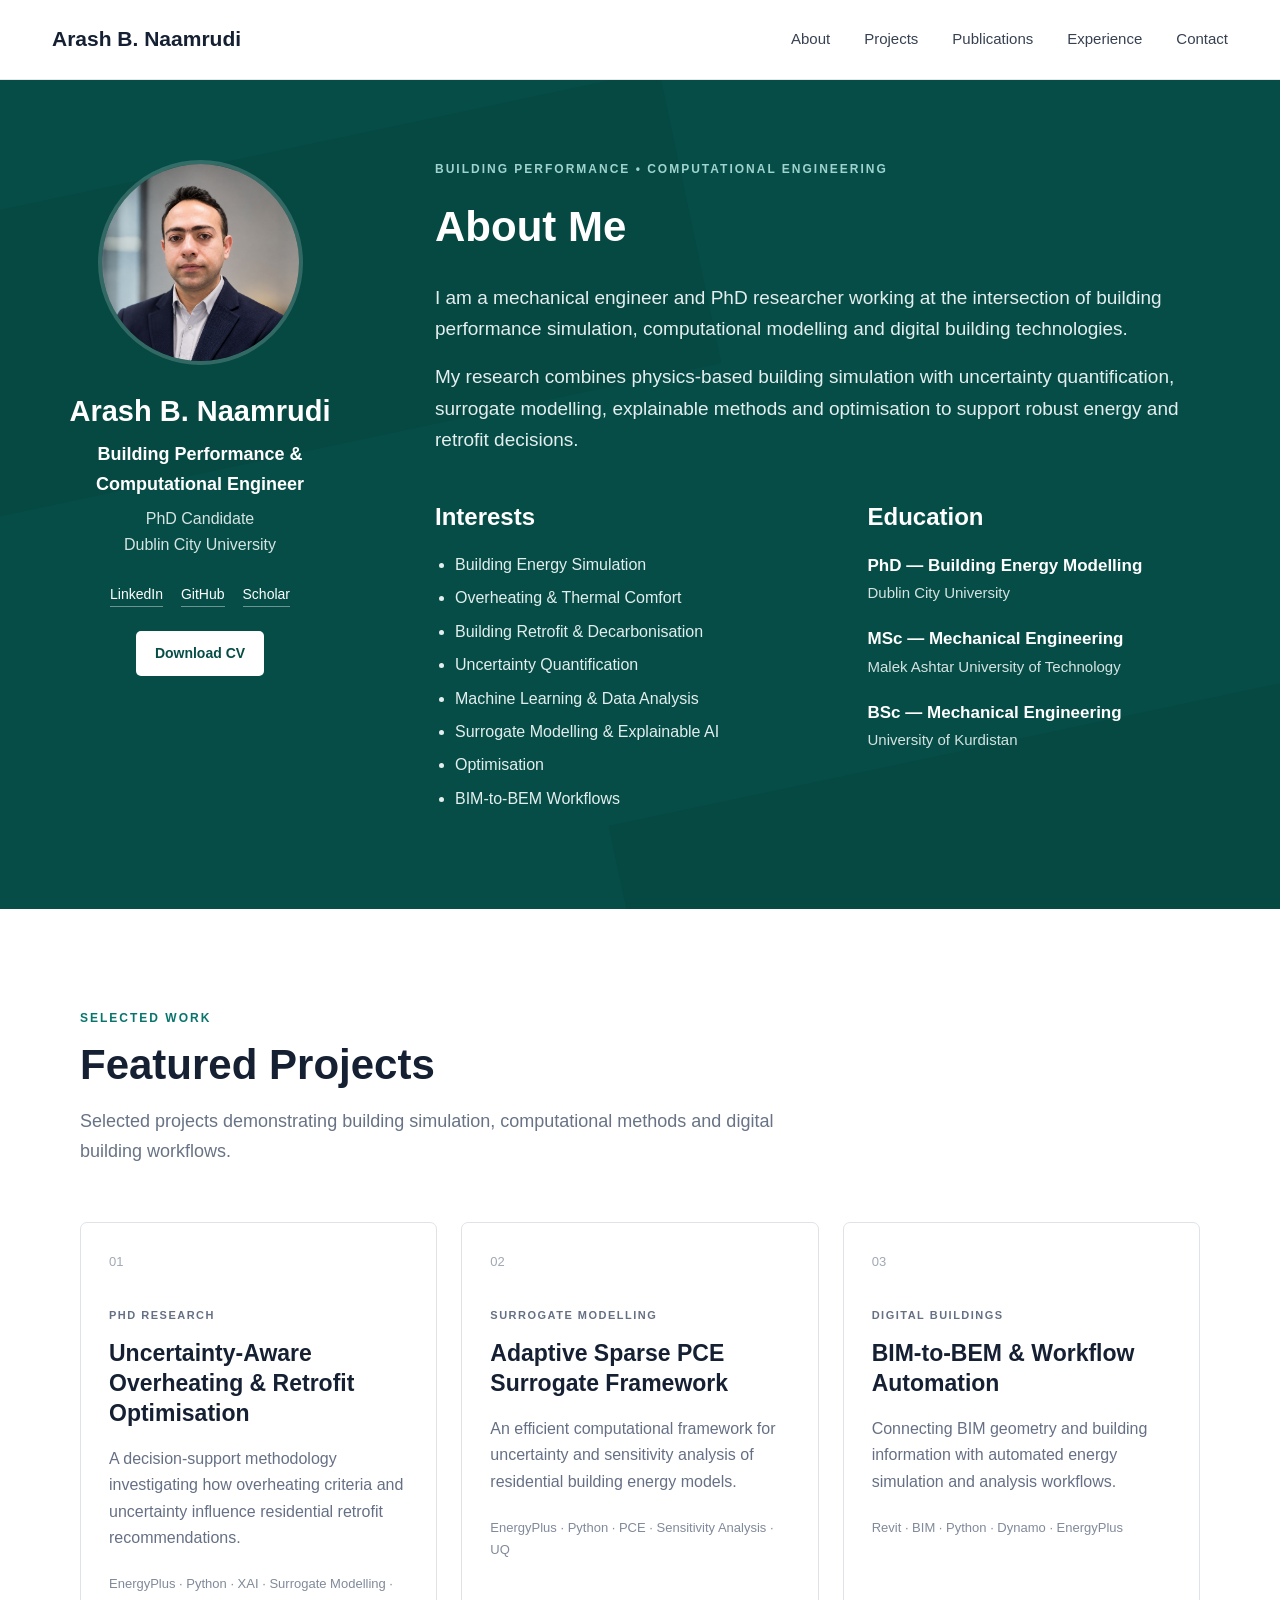
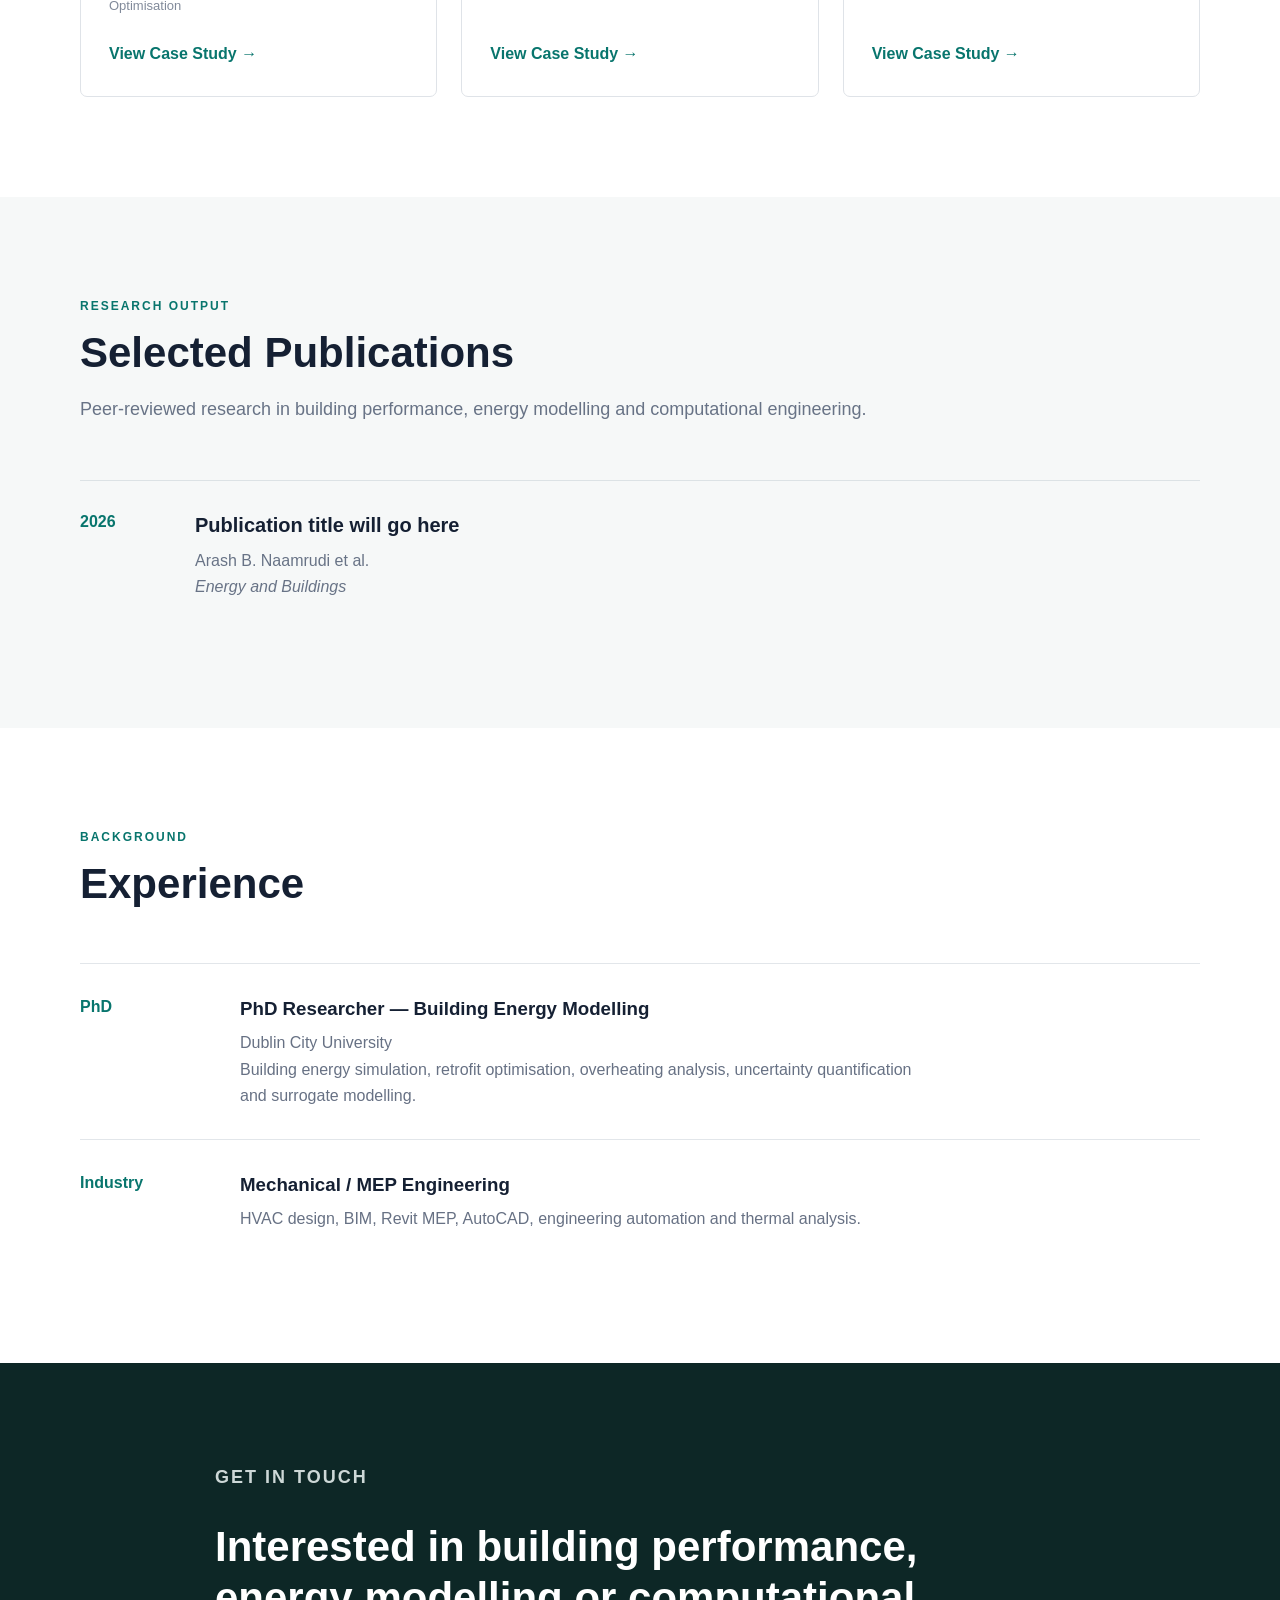
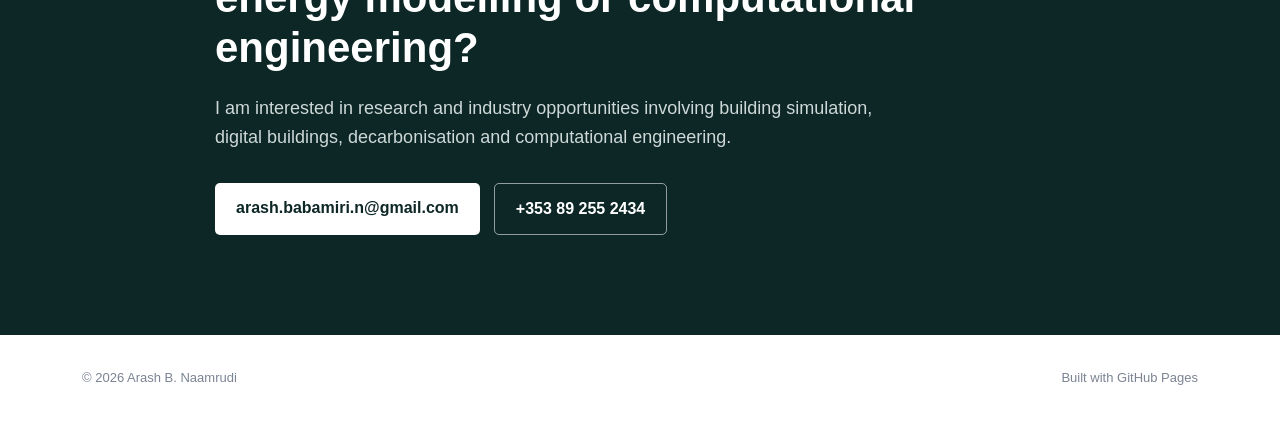
<file: index.html>
<!DOCTYPE html>
<html lang="en">

<head>
    <meta charset="UTF-8">
    <meta name="viewport" content="width=device-width, initial-scale=1.0">

    <title>Arash B. Naamrudi | Building Performance & Computational Engineering</title>

    <link rel="stylesheet" href="style.css">
</head>

<body>

<!-- NAVIGATION -->
<nav class="navbar" aria-label="Main navigation">
    <div class="nav-container">

        <a href="index.html" class="logo">Arash B. Naamrudi</a>

        <button class="nav-toggle" type="button" aria-expanded="false" aria-controls="primary-navigation">Menu</button>
<div class="nav-links" id="primary-navigation">
            <a href="about.html">About</a>
            <a href="projects.html">Projects</a>
            <a href="publications.html">Publications</a>
            <a href="experience.html">Experience</a>
            <a href="#contact">Contact</a>
        </div>

    </div>
</nav>


<!-- INTRO / ABOUT -->
<section id="home" class="intro-section">

    <div class="background-shape shape-one"></div>
    <div class="background-shape shape-two"></div>

    <div class="intro-container">

        <!-- LEFT PROFILE -->
        <aside class="profile">

            <div class="profile-photo">
                <img src="profile.jpg"
                     alt="Arash B. Naamrudi">
            </div>

            <h1>Arash B. Naamrudi</h1>

            <p class="job-title">
                Building Performance & Computational Engineer
            </p>

            <p class="position">
                PhD Candidate
            </p>

            <p class="institution">
                Dublin City University
            </p>


            <div class="profile-links">
                <a href="https://www.linkedin.com/in/arash-babamiri-051700bb/" target="_blank" rel="noopener">LinkedIn</a>
                <a href="https://github.com/Arash-B-Naamrudi" target="_blank" rel="noopener">GitHub</a>
                <a href="https://scholar.google.com/citations?user=JPeU2toAAAAJ&amp;hl=en" target="_blank" rel="noopener">Scholar</a>
            </div>


            <a href="My_CV.pdf" class="cv-button" target="_blank" rel="noopener">
                Download CV
            </a>

        </aside>


        <!-- RIGHT CONTENT -->
        <main id="about" class="about-content">

            <p class="small-heading">
                BUILDING PERFORMANCE • COMPUTATIONAL ENGINEERING
            </p>

            <h2>About Me</h2>

            <p class="about-description">
                I am a mechanical engineer and PhD researcher working at the
                intersection of building performance simulation, computational
                modelling and digital building technologies.
            </p>

            <p class="about-description">
                My research combines physics-based building simulation with
                uncertainty quantification, surrogate modelling, explainable
                methods and optimisation to support robust energy and retrofit
                decisions.
            </p>


            <div class="about-details">

                <div class="detail-block">

                    <h3>Interests</h3>

                    <ul>
                        <li>Building Energy Simulation</li>
                        <li>Overheating & Thermal Comfort</li>
                        <li>Building Retrofit & Decarbonisation</li>
                        <li>Uncertainty Quantification</li>
                        <li>Machine Learning & Data Analysis</li>
                        <li>Surrogate Modelling & Explainable AI </li>
                        <li>Optimisation</li>
                        <li>BIM-to-BEM Workflows</li>
                    </ul>

                </div>


                <div class="detail-block">

                    <h3>Education</h3>

                    <div class="education-item">

                        <strong>
                            PhD — Building Energy Modelling
                        </strong>

                        <span>
                            Dublin City University
                        </span>

                    </div>


                    <div class="education-item">

                        <strong>
                            MSc — Mechanical Engineering
                        </strong>
                        <span>
                            Malek Ashtar University of Technology
                        </span>

                    </div>


                    <div class="education-item">

                        <strong>
                            BSc — Mechanical Engineering
                        </strong>
                        <span>
                            University of Kurdistan
                        </span>

                    </div>

                </div>

            </div>

        </main>

    </div>

</section>



<!-- FEATURED PROJECTS -->
<section id="projects" class="content-section">

    <div class="section-header">

        <p>SELECTED WORK</p>

        <h2>Featured Projects</h2>

        <span>
            Selected projects demonstrating building simulation,
            computational methods and digital building workflows.
        </span>

    </div>


    <div class="projects-grid">

        <!-- PROJECT 1 -->
        <article class="project-card">

            <div class="project-number">01</div>

            <p class="project-category">
                PHD RESEARCH
            </p>

            <h3>
                Uncertainty-Aware Overheating &
                Retrofit Optimisation
            </h3>

            <p>
                A decision-support methodology investigating how
                overheating criteria and uncertainty influence
                residential retrofit recommendations.
            </p>

            <div class="project-skills">
                EnergyPlus · Python · XAI ·
                Surrogate Modelling · Optimisation
            </div>

            <a href="#">
                View Case Study →
            </a>

        </article>


        <!-- PROJECT 2 -->
        <article class="project-card">

            <div class="project-number">02</div>

            <p class="project-category">
                SURROGATE MODELLING
            </p>

            <h3>
                Adaptive Sparse PCE
                Surrogate Framework
            </h3>

            <p>
                An efficient computational framework for uncertainty
                and sensitivity analysis of residential building
                energy models.
            </p>

            <div class="project-skills">
                EnergyPlus · Python · PCE ·
                Sensitivity Analysis · UQ
            </div>

            <a href="#">
                View Case Study →
            </a>

        </article>


        <!-- PROJECT 3 -->
        <article class="project-card">

            <div class="project-number">03</div>

            <p class="project-category">
                DIGITAL BUILDINGS
            </p>

            <h3>
                BIM-to-BEM &
                Workflow Automation
            </h3>

            <p>
                Connecting BIM geometry and building information
                with automated energy simulation and analysis
                workflows.
            </p>

            <div class="project-skills">
                Revit · BIM · Python ·
                Dynamo · EnergyPlus
            </div>

            <a href="#">
                View Case Study →
            </a>

        </article>

    </div>

</section>



<!-- PUBLICATIONS -->
<section id="publications" class="content-section grey-section">

    <div class="section-header">

        <p>RESEARCH OUTPUT</p>

        <h2>Selected Publications</h2>

        <span>
            Peer-reviewed research in building performance,
            energy modelling and computational engineering.
        </span>

    </div>


    <div class="publication">

        <span class="publication-year">
            2026
        </span>

        <div>

            <h3>
                Publication title will go here
            </h3>

            <p>
                Arash B. Naamrudi et al.
            </p>

            <p class="journal">
                Energy and Buildings
            </p>

        </div>

    </div>

</section>



<!-- EXPERIENCE -->
<section id="experience" class="content-section">

    <div class="section-header">

        <p>BACKGROUND</p>

        <h2>Experience</h2>

    </div>


    <div class="experience-item">

        <div class="experience-date">
            PhD
        </div>

        <div>

            <h3>
                PhD Researcher — Building Energy Modelling
            </h3>

            <p>
                Dublin City University
            </p>

            <p>
                Building energy simulation, retrofit optimisation,
                overheating analysis, uncertainty quantification
                and surrogate modelling.
            </p>

        </div>

    </div>


    <div class="experience-item">

        <div class="experience-date">
            Industry
        </div>

        <div>

            <h3>
                Mechanical / MEP Engineering
            </h3>

            <p>
                HVAC design, BIM, Revit MEP, AutoCAD,
                engineering automation and thermal analysis.
            </p>

        </div>

    </div>

</section>



<!-- CONTACT -->
<section id="contact" class="contact-section">

    <div>

        <p class="small-heading">
            GET IN TOUCH
        </p>

        <h2>
            Interested in building performance,
            energy modelling or computational engineering?
        </h2>

        <p>
            I am interested in research and industry opportunities
            involving building simulation, digital buildings,
            decarbonisation and computational engineering.
        </p>

        <div class="contact-details">
            <a href="mailto:arash.babamiri.n@gmail.com" class="contact-button">
                arash.babamiri.n@gmail.com
            </a>
            <a href="tel:+353892552434" class="contact-button contact-phone">
                +353 89 255 2434
            </a>
        </div>

    </div>

</section>



<footer>

    <p>
        © 2026 Arash B. Naamrudi
    </p>

    <p>
        Built with GitHub Pages
    </p>

</footer>


<script>
(() => {
    const nav = document.querySelector('.navbar');
    const button = nav.querySelector('.nav-toggle');
    const links = nav.querySelector('.nav-links');
    const mobile = window.matchMedia('(max-width: 900px)');
    const setOpen = (open) => {
        button.setAttribute('aria-expanded', String(open));
        button.textContent = open ? 'Close menu' : 'Menu';
        nav.classList.toggle('nav-open', open);
    };
    button.addEventListener('click', () => {
        setOpen(button.getAttribute('aria-expanded') !== 'true');
    });
    nav.addEventListener('keydown', (event) => {
        if (event.key === 'Escape' && button.getAttribute('aria-expanded') === 'true') {
            setOpen(false);
            button.focus();
        }
    });
    links.addEventListener('click', (event) => {
        if (event.target.closest('a')) setOpen(false);
    });
    document.addEventListener('click', (event) => {
        if (!nav.contains(event.target)) setOpen(false);
    });
    nav.addEventListener('focusout', (event) => {
        if (!nav.contains(event.relatedTarget)) setOpen(false);
    });
    mobile.addEventListener('change', () => {
        const active = document.activeElement;
        setOpen(false);
        if (mobile.matches && links.contains(active)) button.focus();
        else if (!mobile.matches && active === button) nav.querySelector('.logo').focus();
    });
    nav.classList.add('nav-enhanced');
})();
</script>
</body>
</html>
</file>
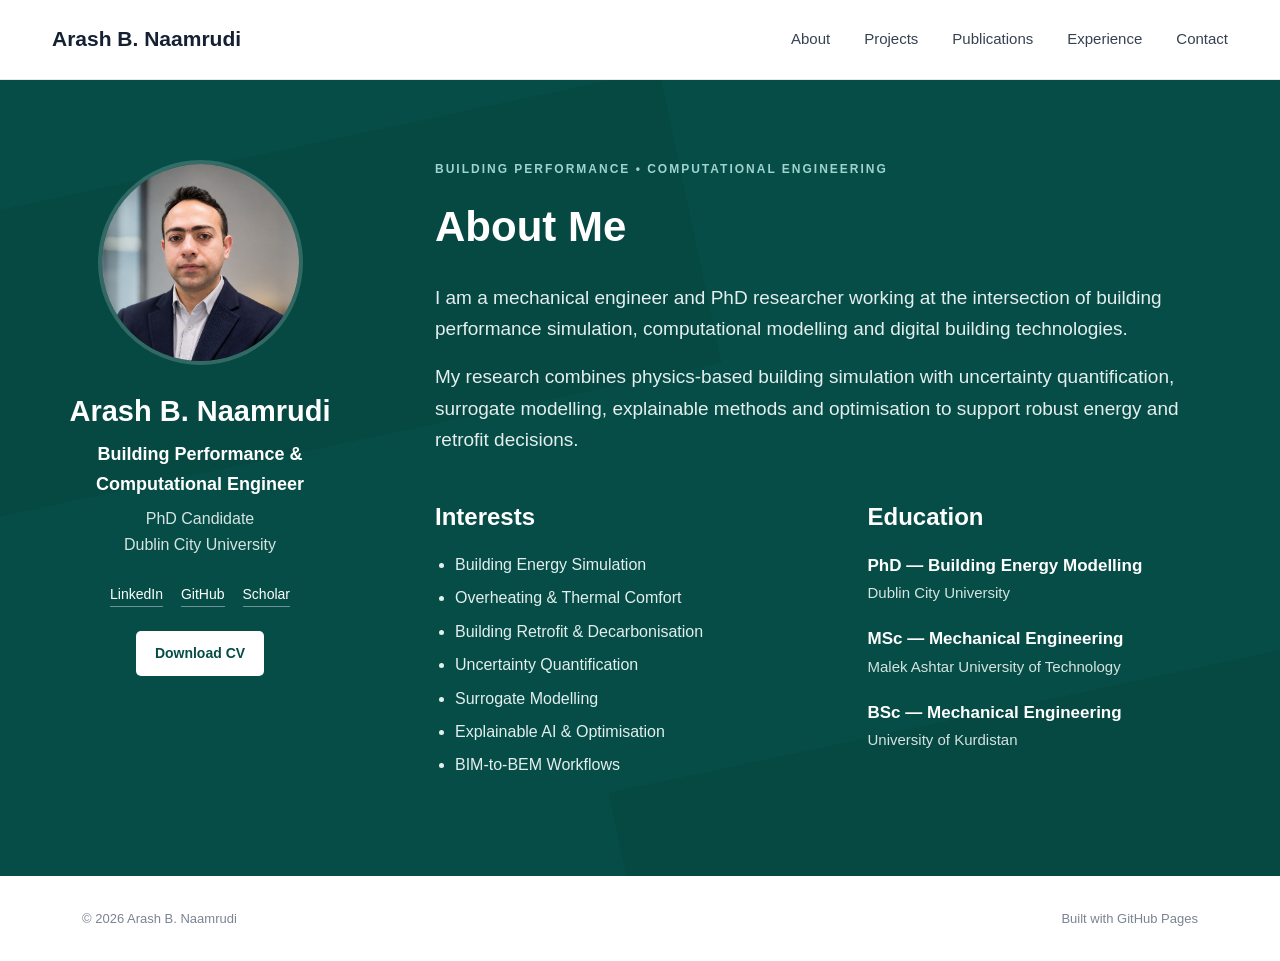
<file: about.html>
<!DOCTYPE html>
<html lang="en">
<head>
    <meta charset="UTF-8">
    <meta name="viewport" content="width=device-width, initial-scale=1.0">
    <title>About | Arash B. Naamrudi</title>
    <link rel="stylesheet" href="style.css">
</head>
<body>
<nav class="navbar" aria-label="Main navigation"><div class="nav-container"><a href="index.html" class="logo">Arash B. Naamrudi</a><button class="nav-toggle" type="button" aria-expanded="false" aria-controls="primary-navigation">Menu</button>
<div class="nav-links" id="primary-navigation"><a href="about.html">About</a><a href="projects.html">Projects</a><a href="publications.html">Publications</a><a href="experience.html">Experience</a><a href="index.html#contact">Contact</a></div></div></nav>
<section class="intro-section">
<div class="background-shape shape-one"></div><div class="background-shape shape-two"></div>
<div class="intro-container">
<aside class="profile">
<div class="profile-photo"><img src="profile.jpg" alt="Arash B. Naamrudi"></div>
<h1>Arash B. Naamrudi</h1>
<p class="job-title">Building Performance & Computational Engineer</p>
<p class="position">PhD Candidate</p><p class="institution">Dublin City University</p>
<div class="profile-links">
                <a href="https://www.linkedin.com/in/arash-babamiri-051700bb/" target="_blank" rel="noopener">LinkedIn</a>
                <a href="https://github.com/Arash-B-Naamrudi" target="_blank" rel="noopener">GitHub</a>
                <a href="https://scholar.google.com/citations?user=JPeU2toAAAAJ&amp;hl=en" target="_blank" rel="noopener">Scholar</a>
            </div>
<a href="My_CV.pdf" class="cv-button" target="_blank" rel="noopener">
                Download CV
            </a>
</aside>
<main class="about-content">
<p class="small-heading">BUILDING PERFORMANCE • COMPUTATIONAL ENGINEERING</p>
<h2>About Me</h2>
<p class="about-description">I am a mechanical engineer and PhD researcher working at the intersection of building performance simulation, computational modelling and digital building technologies.</p>
<p class="about-description">My research combines physics-based building simulation with uncertainty quantification, surrogate modelling, explainable methods and optimisation to support robust energy and retrofit decisions.</p>
<div class="about-details">
<div class="detail-block"><h3>Interests</h3><ul><li>Building Energy Simulation</li><li>Overheating & Thermal Comfort</li><li>Building Retrofit & Decarbonisation</li><li>Uncertainty Quantification</li><li>Surrogate Modelling</li><li>Explainable AI & Optimisation</li><li>BIM-to-BEM Workflows</li></ul></div>
<div class="detail-block"><h3>Education</h3>
<div class="education-item"><strong>PhD — Building Energy Modelling</strong><span>Dublin City University</span></div>
<div class="education-item"><strong>MSc — Mechanical Engineering</strong><span>Malek Ashtar University of Technology</span></div>
<div class="education-item"><strong>BSc — Mechanical Engineering</strong><span>University of Kurdistan</span></div>
</div></div>
</main></div></section>
<footer><p>© 2026 Arash B. Naamrudi</p><p>Built with GitHub Pages</p></footer>
<script>
(() => {
    const nav = document.querySelector('.navbar');
    const button = nav.querySelector('.nav-toggle');
    const links = nav.querySelector('.nav-links');
    const mobile = window.matchMedia('(max-width: 900px)');
    const setOpen = (open) => {
        button.setAttribute('aria-expanded', String(open));
        button.textContent = open ? 'Close menu' : 'Menu';
        nav.classList.toggle('nav-open', open);
    };
    button.addEventListener('click', () => {
        setOpen(button.getAttribute('aria-expanded') !== 'true');
    });
    nav.addEventListener('keydown', (event) => {
        if (event.key === 'Escape' && button.getAttribute('aria-expanded') === 'true') {
            setOpen(false);
            button.focus();
        }
    });
    links.addEventListener('click', (event) => {
        if (event.target.closest('a')) setOpen(false);
    });
    document.addEventListener('click', (event) => {
        if (!nav.contains(event.target)) setOpen(false);
    });
    nav.addEventListener('focusout', (event) => {
        if (!nav.contains(event.relatedTarget)) setOpen(false);
    });
    mobile.addEventListener('change', () => {
        const active = document.activeElement;
        setOpen(false);
        if (mobile.matches && links.contains(active)) button.focus();
        else if (!mobile.matches && active === button) nav.querySelector('.logo').focus();
    });
    nav.classList.add('nav-enhanced');
})();
</script>
</body>
</html>
</file>
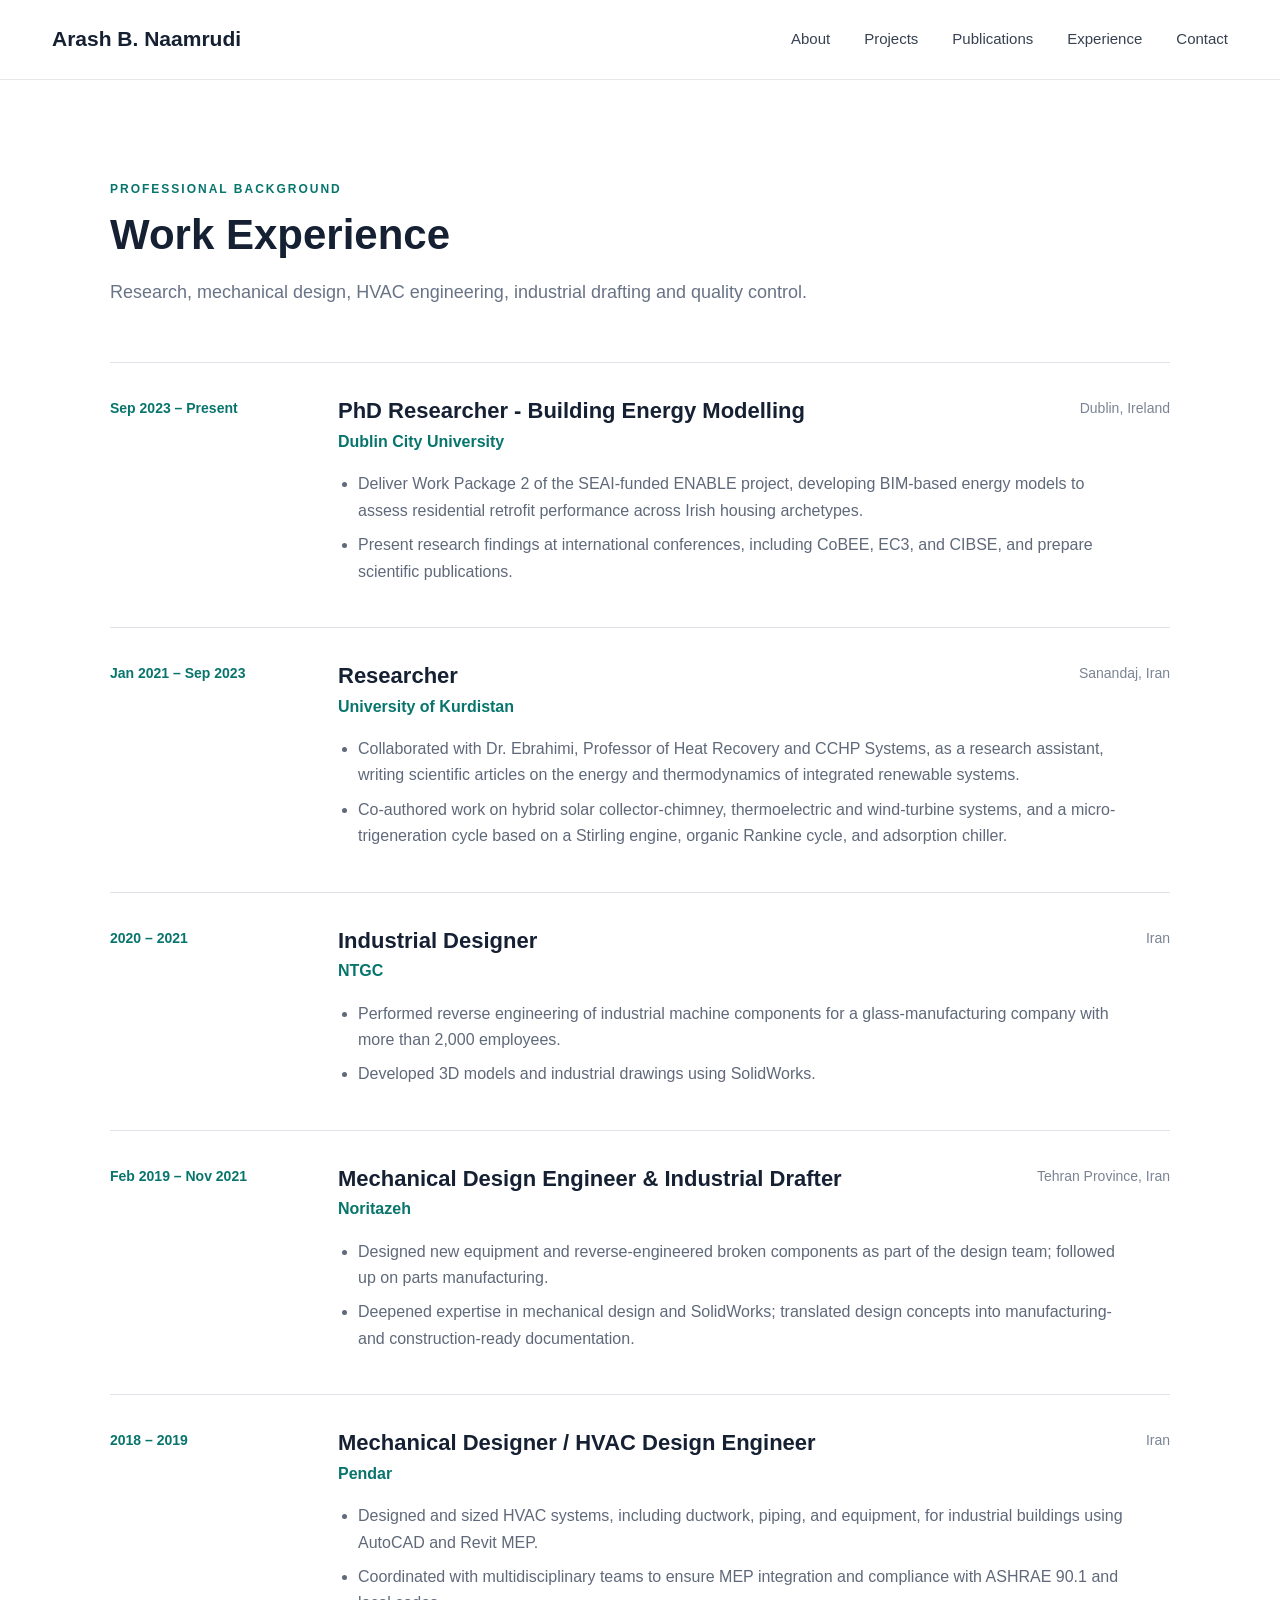
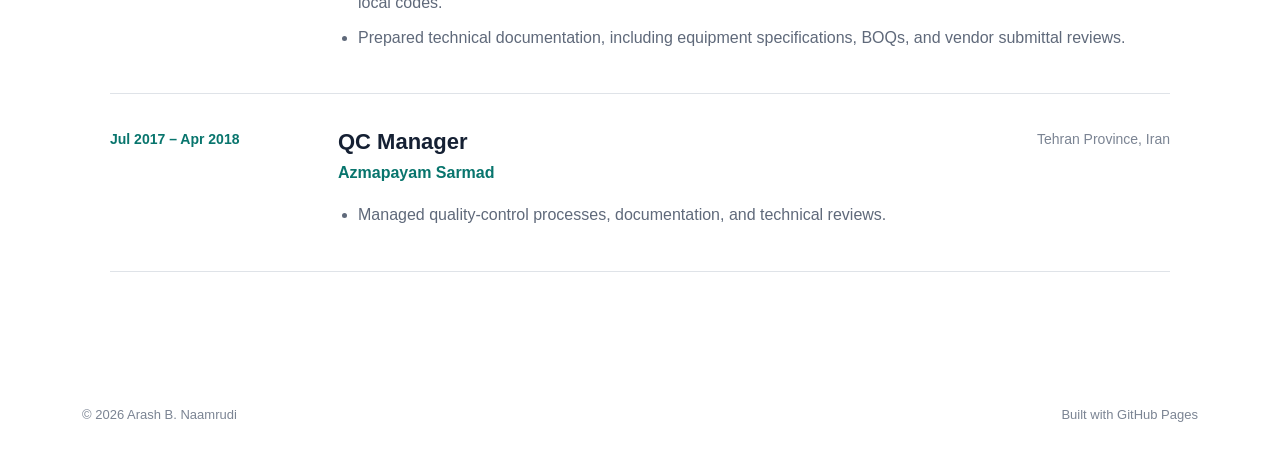
<file: experience.html>
<!DOCTYPE html>
<html lang="en"><head><meta charset="UTF-8"><meta name="viewport" content="width=device-width, initial-scale=1.0">
<title>Experience | Arash B. Naamrudi</title><link rel="stylesheet" href="style.css"></head><body>
<nav class="navbar" aria-label="Main navigation"><div class="nav-container"><a href="index.html" class="logo">Arash B. Naamrudi</a><button class="nav-toggle" type="button" aria-expanded="false" aria-controls="primary-navigation">Menu</button>
<div class="nav-links" id="primary-navigation"><a href="about.html">About</a><a href="projects.html">Projects</a><a href="publications.html">Publications</a><a href="experience.html">Experience</a><a href="index.html#contact">Contact</a></div></div></nav>
<section class="content-section experience-page">
<div class="section-header"><p>PROFESSIONAL BACKGROUND</p><h2>Work Experience</h2><span>Research, mechanical design, HVAC engineering, industrial drafting and quality control.</span></div>
<div class="experience-timeline"><article class="experience-timeline-item">
<div class="experience-date">Sep 2023 – Present</div>
<div class="experience-content">
<div class="experience-heading"><div><h3>PhD Researcher - Building Energy Modelling</h3><p class="experience-company">Dublin City University</p></div><span class="experience-location">Dublin, Ireland</span></div>
<ul><li>Deliver Work Package 2 of the SEAI-funded ENABLE project, developing BIM-based energy models to assess residential retrofit performance across Irish housing archetypes.</li><li>Present research findings at international conferences, including CoBEE, EC3, and CIBSE, and prepare scientific publications.</li></ul>
</div></article>
<article class="experience-timeline-item">
<div class="experience-date">Jan 2021 – Sep 2023</div>
<div class="experience-content">
<div class="experience-heading"><div><h3>Researcher</h3><p class="experience-company">University of Kurdistan</p></div><span class="experience-location">Sanandaj, Iran</span></div>
<ul><li>Collaborated with Dr. Ebrahimi, Professor of Heat Recovery and CCHP Systems, as a research assistant, writing scientific articles on the energy and thermodynamics of integrated renewable systems.</li><li>Co-authored work on hybrid solar collector-chimney, thermoelectric and wind-turbine systems, and a micro-trigeneration cycle based on a Stirling engine, organic Rankine cycle, and adsorption chiller.</li></ul>
</div></article>
<article class="experience-timeline-item">
<div class="experience-date">2020 – 2021</div>
<div class="experience-content">
<div class="experience-heading"><div><h3>Industrial Designer</h3><p class="experience-company">NTGC</p></div><span class="experience-location">Iran</span></div>
<ul><li>Performed reverse engineering of industrial machine components for a glass-manufacturing company with more than 2,000 employees.</li><li>Developed 3D models and industrial drawings using SolidWorks.</li></ul>
</div></article>
<article class="experience-timeline-item">
<div class="experience-date">Feb 2019 – Nov 2021</div>
<div class="experience-content">
<div class="experience-heading"><div><h3>Mechanical Design Engineer & Industrial Drafter</h3><p class="experience-company">Noritazeh</p></div><span class="experience-location">Tehran Province, Iran</span></div>
<ul><li>Designed new equipment and reverse-engineered broken components as part of the design team; followed up on parts manufacturing.</li><li>Deepened expertise in mechanical design and SolidWorks; translated design concepts into manufacturing- and construction-ready documentation.</li></ul>
</div></article>
<article class="experience-timeline-item">
<div class="experience-date">2018 – 2019</div>
<div class="experience-content">
<div class="experience-heading"><div><h3>Mechanical Designer / HVAC Design Engineer</h3><p class="experience-company">Pendar</p></div><span class="experience-location">Iran</span></div>
<ul><li>Designed and sized HVAC systems, including ductwork, piping, and equipment, for industrial buildings using AutoCAD and Revit MEP.</li><li>Coordinated with multidisciplinary teams to ensure MEP integration and compliance with ASHRAE 90.1 and local codes.</li><li>Prepared technical documentation, including equipment specifications, BOQs, and vendor submittal reviews.</li></ul>
</div></article>
<article class="experience-timeline-item">
<div class="experience-date">Jul 2017 – Apr 2018</div>
<div class="experience-content">
<div class="experience-heading"><div><h3>QC Manager</h3><p class="experience-company">Azmapayam Sarmad</p></div><span class="experience-location">Tehran Province, Iran</span></div>
<ul><li>Managed quality-control processes, documentation, and technical reviews.</li></ul>
</div></article></div>
</section>
<footer><p>© 2026 Arash B. Naamrudi</p><p>Built with GitHub Pages</p></footer>
<script>
(() => {
    const nav = document.querySelector('.navbar');
    const button = nav.querySelector('.nav-toggle');
    const links = nav.querySelector('.nav-links');
    const mobile = window.matchMedia('(max-width: 900px)');
    const setOpen = (open) => {
        button.setAttribute('aria-expanded', String(open));
        button.textContent = open ? 'Close menu' : 'Menu';
        nav.classList.toggle('nav-open', open);
    };
    button.addEventListener('click', () => {
        setOpen(button.getAttribute('aria-expanded') !== 'true');
    });
    nav.addEventListener('keydown', (event) => {
        if (event.key === 'Escape' && button.getAttribute('aria-expanded') === 'true') {
            setOpen(false);
            button.focus();
        }
    });
    links.addEventListener('click', (event) => {
        if (event.target.closest('a')) setOpen(false);
    });
    document.addEventListener('click', (event) => {
        if (!nav.contains(event.target)) setOpen(false);
    });
    nav.addEventListener('focusout', (event) => {
        if (!nav.contains(event.relatedTarget)) setOpen(false);
    });
    mobile.addEventListener('change', () => {
        const active = document.activeElement;
        setOpen(false);
        if (mobile.matches && links.contains(active)) button.focus();
        else if (!mobile.matches && active === button) nav.querySelector('.logo').focus();
    });
    nav.classList.add('nav-enhanced');
})();
</script>
</body></html>
</file>
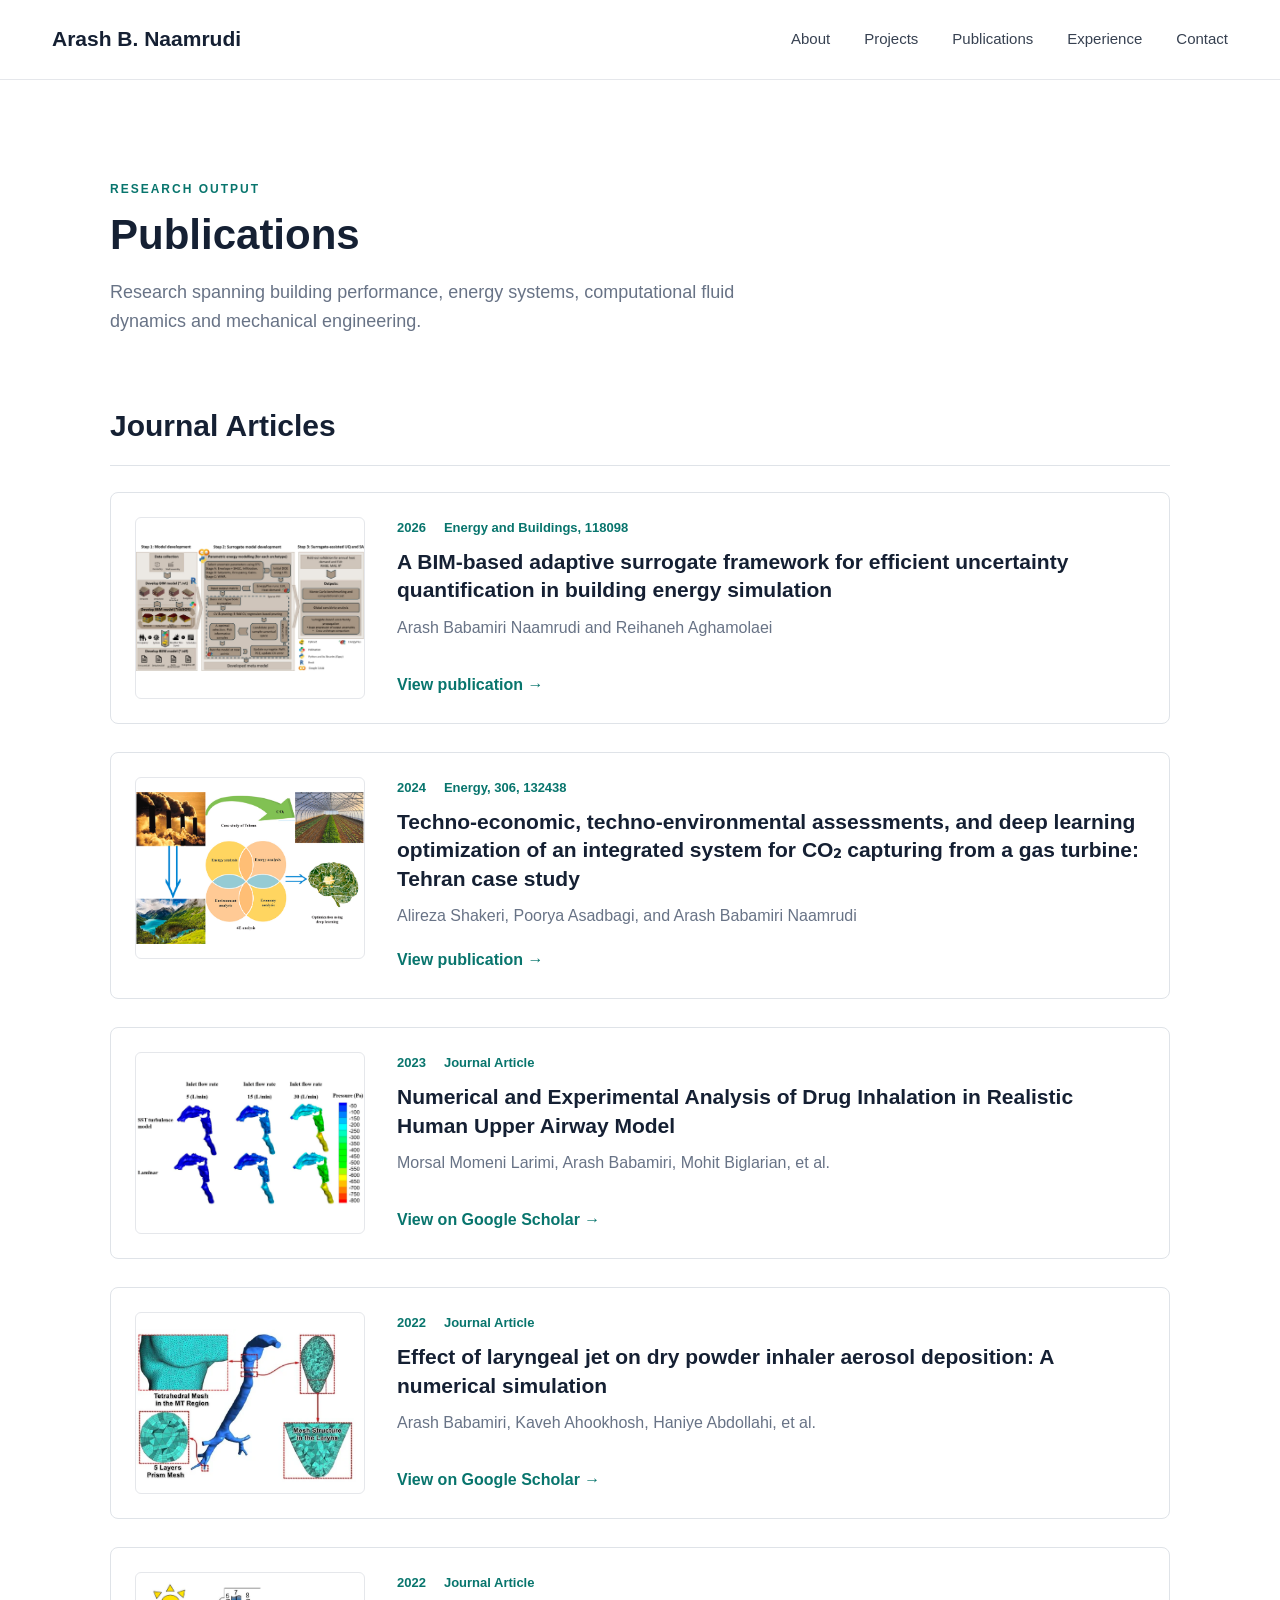
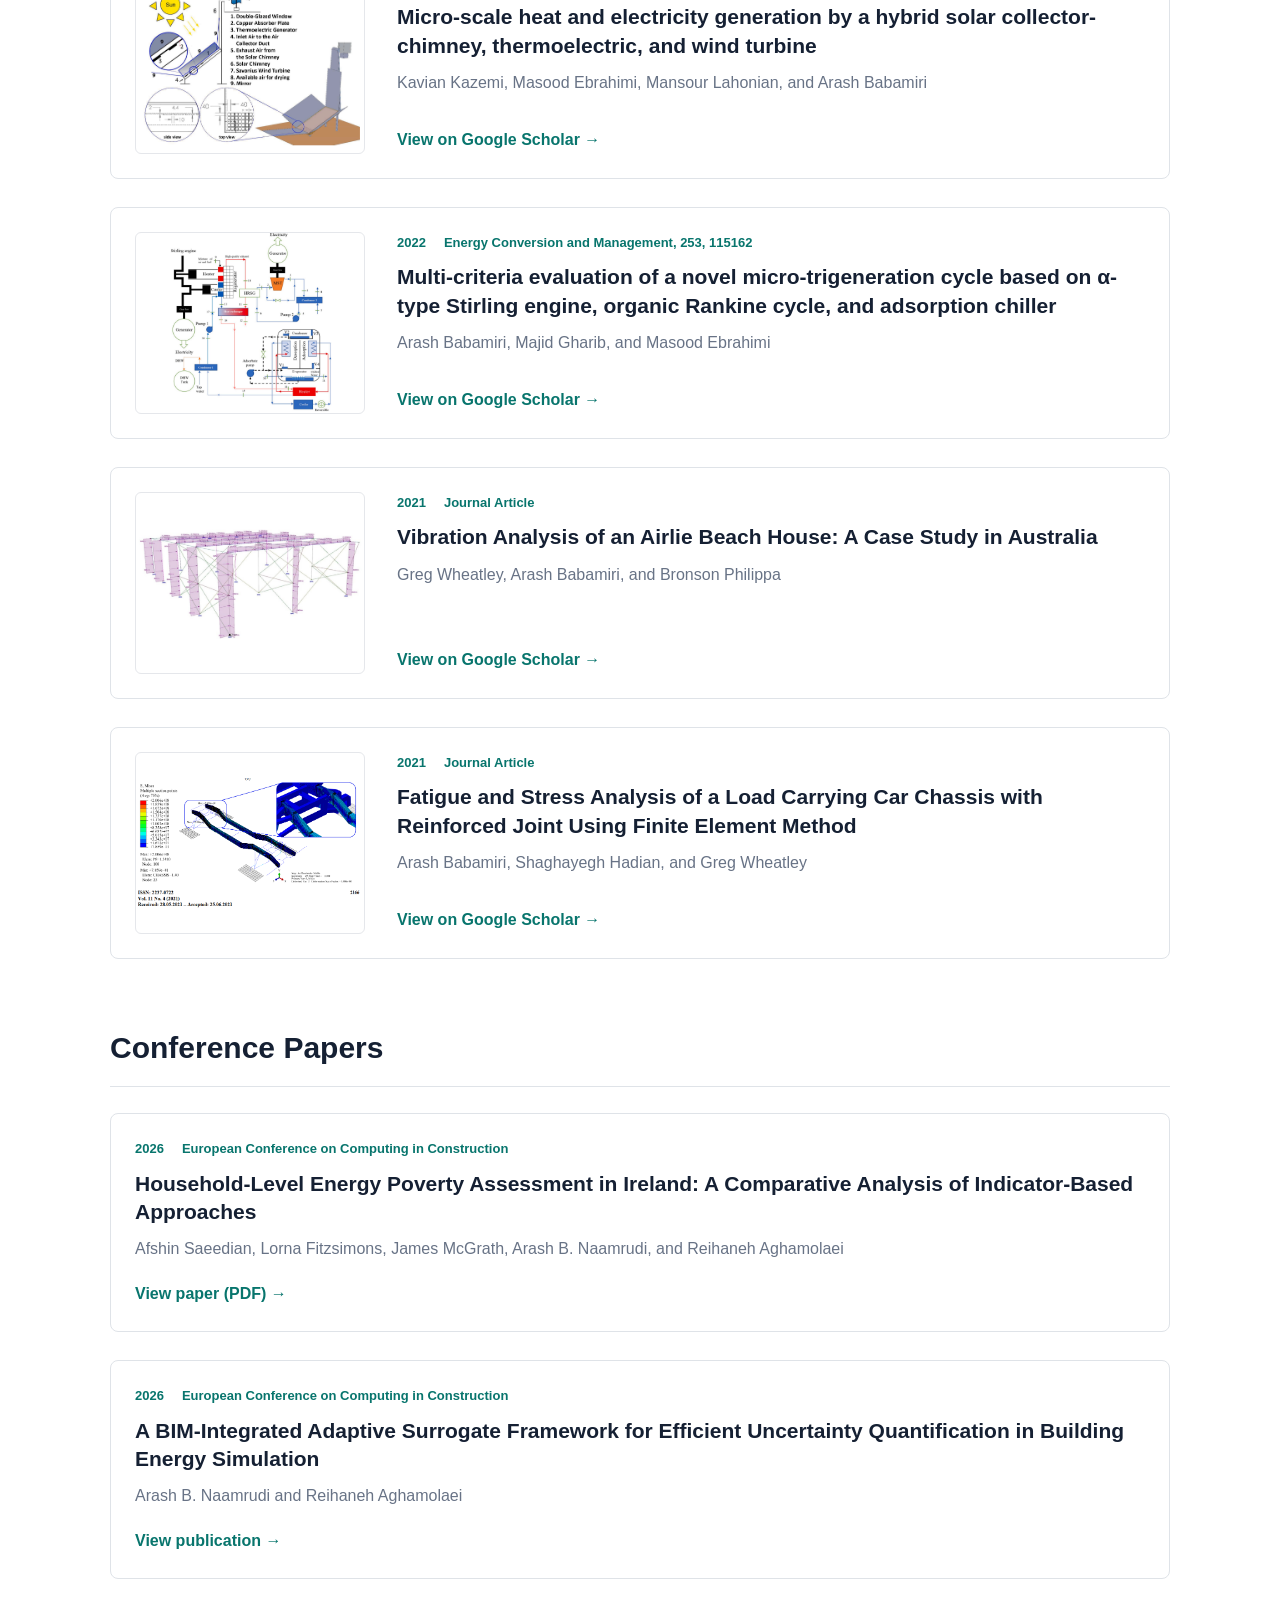
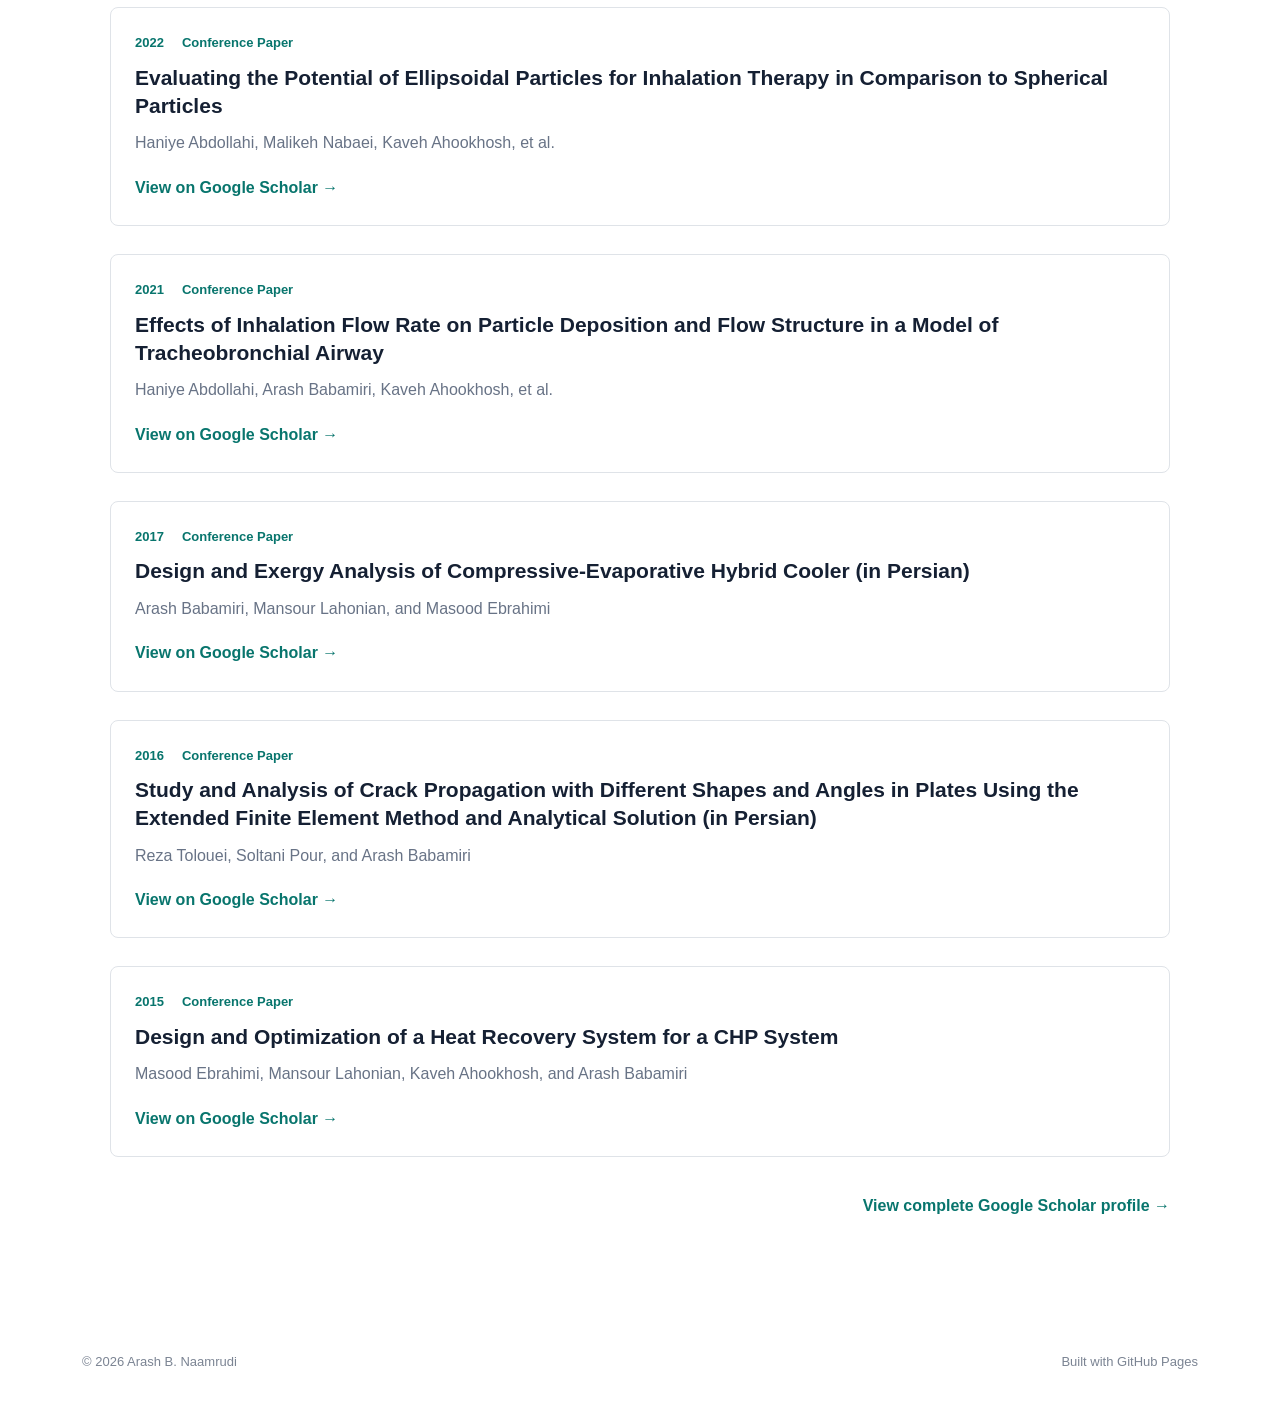
<file: publications.html>
<!DOCTYPE html>
<html lang="en"><head><meta charset="UTF-8"><meta name="viewport" content="width=device-width, initial-scale=1.0">
<title>Publications | Arash B. Naamrudi</title><link rel="stylesheet" href="style.css"></head><body>
<nav class="navbar" aria-label="Main navigation"><div class="nav-container"><a href="index.html" class="logo">Arash B. Naamrudi</a><button class="nav-toggle" type="button" aria-expanded="false" aria-controls="primary-navigation">Menu</button>
<div class="nav-links" id="primary-navigation"><a href="about.html">About</a><a href="projects.html">Projects</a><a href="publications.html">Publications</a><a href="experience.html">Experience</a><a href="index.html#contact">Contact</a></div></div></nav>
<section class="content-section publications-page">
<div class="section-header"><p>RESEARCH OUTPUT</p><h2>Publications</h2><span>Research spanning building performance, energy systems, computational fluid dynamics and mechanical engineering.</span></div>
<div class="publication-group">
<h2 class="publication-group-title">Journal Articles</h2>
<div class="publications-list">
<article class="publication-card"><a class="publication-figure" href="images/publications/bim-based.jpg" target="_blank" rel="noopener" aria-label="Open full-size figure"><img class="publication-image" src="images/publications/bim-based.jpg" alt="A BIM-based adaptive surrogate framework for efficient uncertainty quantification in building energy simulation" loading="lazy"></a><div class="publication-card-content"><div class="publication-meta"><span>2026</span><span>Energy and Buildings, 118098</span></div><h3>A BIM-based adaptive surrogate framework for efficient uncertainty quantification in building energy simulation</h3><p class="publication-authors">Arash Babamiri Naamrudi and Reihaneh Aghamolaei</p><a href="https://www.sciencedirect.com/science/article/pii/S0378778826011588" target="_blank" rel="noopener">View publication →</a></div></article>
<article class="publication-card">
<a class="publication-figure" href="images/publications/techno-economic-tehran.png" target="_blank" rel="noopener" aria-label="Open full-size figure"><img class="publication-image" src="images/publications/techno-economic-tehran.png" alt="Techno-economic, techno-environmental assessments, and deep learning optimization of an integrated system for CO₂ capturing from a gas turbine: Tehran case study" loading="lazy"></a>
<div class="publication-card-content"><div class="publication-meta"><span>2024</span><span>Energy, 306, 132438</span></div><h3>Techno-economic, techno-environmental assessments, and deep learning optimization of an integrated system for CO₂ capturing from a gas turbine: Tehran case study</h3><p class="publication-authors">Alireza Shakeri, Poorya Asadbagi, and Arash Babamiri Naamrudi</p>
<a href="https://doi.org/10.1016/j.energy.2024.132438" target="_blank" rel="noopener">View publication →</a></div></article>
<article class="publication-card">
<a class="publication-figure" href="images/publications/drug-inhalation.png" target="_blank" rel="noopener" aria-label="Open full-size figure"><img class="publication-image" src="images/publications/drug-inhalation.png" alt="Numerical and Experimental Analysis of Drug Inhalation in Realistic Human Upper Airway Model" loading="lazy"></a>
<div class="publication-card-content"><div class="publication-meta"><span>2023</span><span>Journal Article</span></div><h3>Numerical and Experimental Analysis of Drug Inhalation in Realistic Human Upper Airway Model</h3><p class="publication-authors">Morsal Momeni Larimi, Arash Babamiri, Mohit Biglarian, et al.</p>
<a href="https://scholar.google.com/citations?user=JPeU2toAAAAJ&hl=en" target="_blank" rel="noopener">View on Google Scholar →</a></div></article>
<article class="publication-card">
<a class="publication-figure" href="images/publications/laryngeal-jet.png" target="_blank" rel="noopener" aria-label="Open full-size figure"><img class="publication-image" src="images/publications/laryngeal-jet.png" alt="Effect of laryngeal jet on dry powder inhaler aerosol deposition: A numerical simulation" loading="lazy"></a>
<div class="publication-card-content"><div class="publication-meta"><span>2022</span><span>Journal Article</span></div><h3>Effect of laryngeal jet on dry powder inhaler aerosol deposition: A numerical simulation</h3><p class="publication-authors">Arash Babamiri, Kaveh Ahookhosh, Haniye Abdollahi, et al.</p>
<a href="https://scholar.google.com/citations?user=JPeU2toAAAAJ&hl=en" target="_blank" rel="noopener">View on Google Scholar →</a></div></article>
<article class="publication-card">
<a class="publication-figure" href="images/publications/solar-hybrid.png" target="_blank" rel="noopener" aria-label="Open full-size figure"><img class="publication-image" src="images/publications/solar-hybrid.png" alt="Micro-scale heat and electricity generation by a hybrid solar collector-chimney, thermoelectric, and wind turbine" loading="lazy"></a>
<div class="publication-card-content"><div class="publication-meta"><span>2022</span><span>Journal Article</span></div><h3>Micro-scale heat and electricity generation by a hybrid solar collector-chimney, thermoelectric, and wind turbine</h3><p class="publication-authors">Kavian Kazemi, Masood Ebrahimi, Mansour Lahonian, and Arash Babamiri</p>
<a href="https://scholar.google.com/citations?user=JPeU2toAAAAJ&hl=en" target="_blank" rel="noopener">View on Google Scholar →</a></div></article>
<article class="publication-card">
<a class="publication-figure" href="images/publications/micro-trigeneration.png" target="_blank" rel="noopener" aria-label="Open full-size figure"><img class="publication-image" src="images/publications/micro-trigeneration.png" alt="Multi-criteria evaluation of a novel micro-trigeneration cycle based on α-type Stirling engine, organic Rankine cycle, and adsorption chiller" loading="lazy"></a>
<div class="publication-card-content"><div class="publication-meta"><span>2022</span><span>Energy Conversion and Management, 253, 115162</span></div><h3>Multi-criteria evaluation of a novel micro-trigeneration cycle based on α-type Stirling engine, organic Rankine cycle, and adsorption chiller</h3><p class="publication-authors">Arash Babamiri, Majid Gharib, and Masood Ebrahimi</p>
<a href="https://scholar.google.com/citations?user=JPeU2toAAAAJ&hl=en" target="_blank" rel="noopener">View on Google Scholar →</a></div></article>
<article class="publication-card">
<a class="publication-figure" href="images/publications/vibration-airlie-beach.png" target="_blank" rel="noopener" aria-label="Open full-size figure"><img class="publication-image" src="images/publications/vibration-airlie-beach.png" alt="Vibration Analysis of an Airlie Beach House: A Case Study in Australia" loading="lazy"></a>
<div class="publication-card-content"><div class="publication-meta"><span>2021</span><span>Journal Article</span></div><h3>Vibration Analysis of an Airlie Beach House: A Case Study in Australia</h3><p class="publication-authors">Greg Wheatley, Arash Babamiri, and Bronson Philippa</p>
<a href="https://scholar.google.com/citations?user=JPeU2toAAAAJ&hl=en" target="_blank" rel="noopener">View on Google Scholar →</a></div></article>
<article class="publication-card">
<a class="publication-figure" href="images/publications/chassis.png" target="_blank" rel="noopener" aria-label="Open full-size figure"><img class="publication-image" src="images/publications/chassis.png" alt="Fatigue and Stress Analysis of a Load Carrying Car Chassis with Reinforced Joint Using Finite Element Method" loading="lazy"></a>
<div class="publication-card-content"><div class="publication-meta"><span>2021</span><span>Journal Article</span></div><h3>Fatigue and Stress Analysis of a Load Carrying Car Chassis with Reinforced Joint Using Finite Element Method</h3><p class="publication-authors">Arash Babamiri, Shaghayegh Hadian, and Greg Wheatley</p>
<a href="https://scholar.google.com/citations?user=JPeU2toAAAAJ&hl=en" target="_blank" rel="noopener">View on Google Scholar →</a></div></article>
</div>
</div>
<div class="publication-group">
<h2 class="publication-group-title">Conference Papers</h2>
<div class="publications-list">
<article class="publication-card publication-card-text"><div class="publication-card-content"><div class="publication-meta"><span>2026</span><span>European Conference on Computing in Construction</span></div><h3>Household-Level Energy Poverty Assessment in Ireland: A Comparative Analysis of Indicator-Based Approaches</h3><p class="publication-authors">Afshin Saeedian, Lorna Fitzsimons, James McGrath, Arash B. Naamrudi, and Reihaneh Aghamolaei</p><a href="https://ec-3.org/wp-content/uploads/2026/08/EC32026_353.pdf" target="_blank" rel="noopener">View paper (PDF) →</a></div></article>
<article class="publication-card publication-card-text">

<div class="publication-card-content"><div class="publication-meta"><span>2026</span><span>European Conference on Computing in Construction</span></div><h3>A BIM-Integrated Adaptive Surrogate Framework for Efficient Uncertainty Quantification in Building Energy Simulation</h3><p class="publication-authors">Arash B. Naamrudi and Reihaneh Aghamolaei</p>
<a href="https://ec-3.org/wp-content/uploads/2026/08/EC32026_216.pdf" target="_blank" rel="noopener">View publication →</a></div></article>
<article class="publication-card publication-card-text">

<div class="publication-card-content"><div class="publication-meta"><span>2022</span><span>Conference Paper</span></div><h3>Evaluating the Potential of Ellipsoidal Particles for Inhalation Therapy in Comparison to Spherical Particles</h3><p class="publication-authors">Haniye Abdollahi, Malikeh Nabaei, Kaveh Ahookhosh, et al.</p>
<a href="https://scholar.google.com/citations?user=JPeU2toAAAAJ&hl=en" target="_blank" rel="noopener">View on Google Scholar →</a></div></article>
<article class="publication-card publication-card-text">

<div class="publication-card-content"><div class="publication-meta"><span>2021</span><span>Conference Paper</span></div><h3>Effects of Inhalation Flow Rate on Particle Deposition and Flow Structure in a Model of Tracheobronchial Airway</h3><p class="publication-authors">Haniye Abdollahi, Arash Babamiri, Kaveh Ahookhosh, et al.</p>
<a href="https://scholar.google.com/citations?user=JPeU2toAAAAJ&hl=en" target="_blank" rel="noopener">View on Google Scholar →</a></div></article>
<article class="publication-card publication-card-text">

<div class="publication-card-content"><div class="publication-meta"><span>2017</span><span>Conference Paper</span></div><h3>Design and Exergy Analysis of Compressive-Evaporative Hybrid Cooler (in Persian)</h3><p class="publication-authors">Arash Babamiri, Mansour Lahonian, and Masood Ebrahimi</p>
<a href="https://scholar.google.com/citations?user=JPeU2toAAAAJ&hl=en" target="_blank" rel="noopener">View on Google Scholar →</a></div></article>
<article class="publication-card publication-card-text">

<div class="publication-card-content"><div class="publication-meta"><span>2016</span><span>Conference Paper</span></div><h3>Study and Analysis of Crack Propagation with Different Shapes and Angles in Plates Using the Extended Finite Element Method and Analytical Solution (in Persian)</h3><p class="publication-authors">Reza Tolouei, Soltani Pour, and Arash Babamiri</p>
<a href="https://scholar.google.com/citations?user=JPeU2toAAAAJ&hl=en" target="_blank" rel="noopener">View on Google Scholar →</a></div></article>
<article class="publication-card publication-card-text">

<div class="publication-card-content"><div class="publication-meta"><span>2015</span><span>Conference Paper</span></div><h3>Design and Optimization of a Heat Recovery System for a CHP System</h3><p class="publication-authors">Masood Ebrahimi, Mansour Lahonian, Kaveh Ahookhosh, and Arash Babamiri</p>
<a href="https://scholar.google.com/citations?user=JPeU2toAAAAJ&hl=en" target="_blank" rel="noopener">View on Google Scholar →</a></div></article>
</div>
</div>
<p class="scholar-profile-link"><a href="https://scholar.google.com/citations?user=JPeU2toAAAAJ&hl=en" target="_blank" rel="noopener">View complete Google Scholar profile →</a></p>
</section>
<footer><p>© 2026 Arash B. Naamrudi</p><p>Built with GitHub Pages</p></footer><script>
(() => {
    const nav = document.querySelector('.navbar');
    const button = nav.querySelector('.nav-toggle');
    const links = nav.querySelector('.nav-links');
    const mobile = window.matchMedia('(max-width: 900px)');
    const setOpen = (open) => {
        button.setAttribute('aria-expanded', String(open));
        button.textContent = open ? 'Close menu' : 'Menu';
        nav.classList.toggle('nav-open', open);
    };
    button.addEventListener('click', () => {
        setOpen(button.getAttribute('aria-expanded') !== 'true');
    });
    nav.addEventListener('keydown', (event) => {
        if (event.key === 'Escape' && button.getAttribute('aria-expanded') === 'true') {
            setOpen(false);
            button.focus();
        }
    });
    links.addEventListener('click', (event) => {
        if (event.target.closest('a')) setOpen(false);
    });
    document.addEventListener('click', (event) => {
        if (!nav.contains(event.target)) setOpen(false);
    });
    nav.addEventListener('focusout', (event) => {
        if (!nav.contains(event.relatedTarget)) setOpen(false);
    });
    mobile.addEventListener('change', () => {
        const active = document.activeElement;
        setOpen(false);
        if (mobile.matches && links.contains(active)) button.focus();
        else if (!mobile.matches && active === button) nav.querySelector('.logo').focus();
    });
    nav.classList.add('nav-enhanced');
})();
</script>
</body></html>
</file>
<file: style.css>
/* ==============================
   GLOBAL
================================ */

* {
    box-sizing: border-box;
    margin: 0;
    padding: 0;
}

html {
    scroll-behavior: smooth;
}

body {
    font-family: Arial, Helvetica, sans-serif;
    color: #152033;
    background: white;
    line-height: 1.65;
}

a {
    text-decoration: none;
    color: inherit;
}



/* ==============================
   NAVIGATION
================================ */

.navbar {
    position: sticky;
    top: 0;
    z-index: 1000;

    background: #ffffff;
    border-bottom: 1px solid #e5e7eb;
}

.nav-container {
    max-width: 1240px;
    margin: auto;

    padding: 22px 32px;

    display: flex;
    align-items: center;
    justify-content: space-between;
}

.logo {
    font-size: 21px;
    font-weight: 700;
}

.nav-links {
    display: flex;
    gap: 34px;
}

.nav-links a {
    font-size: 15px;
    color: #374151;
    font-weight: 500;
}

.nav-links a:hover {
    color: #08756d;
}



/* ==============================
   INTRO
================================ */

.intro-section {
    position: relative;

    overflow: hidden;

    background: #064d47;
    color: white;

    padding: 80px 30px 90px;
}



/* subtle background geometry */

.background-shape {
    position: absolute;

    width: 900px;
    height: 300px;

    background: rgba(0, 0, 0, 0.07);

    transform: rotate(-12deg);

    pointer-events: none;
}

.shape-one {
    top: 80px;
    left: -200px;
}

.shape-two {
    bottom: -120px;
    right: -250px;
}



.intro-container {
    position: relative;
    z-index: 2;

    max-width: 1180px;
    margin: auto;

    display: grid;

    grid-template-columns: 300px 1fr;

    gap: 85px;
}



/* ==============================
   PROFILE
================================ */

.profile {
    text-align: center;
}

.profile-photo img {
    width: 205px;
    height: 205px;

    object-fit: cover;

    border-radius: 50%;

    border: 4px solid rgba(255,255,255,.18);

    margin-bottom: 22px;
}

.profile h1 {
    font-size: 29px;
    line-height: 1.15;

    margin-bottom: 12px;
}

.job-title {
    font-size: 18px;
    font-weight: 600;

    margin-bottom: 6px;
}

.position,
.institution {
    color: #d5e4e2;
}

.profile-links {
    display: flex;

    justify-content: center;

    gap: 18px;

    margin: 24px 0;
}

.profile-links a {
    color: white;
    font-size: 14px;

    border-bottom: 1px solid rgba(255,255,255,.4);
}

.profile-links a:hover {
    border-color: white;
}

.cv-button {
    display: inline-block;

    padding: 11px 19px;

    background: #ffffff;

    color: #064d47;

    border-radius: 5px;

    font-weight: 600;

    font-size: 14px;
}



/* ==============================
   ABOUT
================================ */

.about-content {
    max-width: 800px;
}

.small-heading {
    font-size: 12px;

    letter-spacing: 2px;

    font-weight: 700;

    color: #9fd3cf;

    margin-bottom: 13px;
}

.about-content h2 {
    font-size: 42px;

    margin-bottom: 20px;
}

.about-description {
    font-size: 19px;

    color: #e4eeee;

    margin-bottom: 17px;

    max-width: 780px;
}

.about-details {
    display: grid;

    grid-template-columns: 1fr 1fr;

    gap: 70px;

    margin-top: 42px;
}

.detail-block h3 {
    font-size: 24px;

    margin-bottom: 15px;
}

.detail-block ul {
    padding-left: 20px;
}

.detail-block li {
    margin-bottom: 7px;

    color: #e3eeee;
}



.education-item {
    margin-bottom: 19px;
}

.education-item strong {
    display: block;

    font-size: 17px;
}

.education-item span {
    color: #d4e3e1;

    font-size: 15px;
}



/* ==============================
   GENERAL CONTENT
================================ */

.content-section {
    max-width: 1180px;

    margin: auto;

    padding: 100px 30px;
}

.section-header {
    max-width: 700px;

    margin-bottom: 55px;
}

.section-header > p {
    font-size: 12px;

    font-weight: 700;

    letter-spacing: 2px;

    color: #08756d;

    margin-bottom: 12px;
}

.section-header h2 {
    font-size: 42px;

    line-height: 1.15;

    margin-bottom: 18px;
}

.section-header span {
    font-size: 18px;

    color: #687386;
}



/* ==============================
   PROJECTS
================================ */

.projects-grid {
    display: grid;

    grid-template-columns: repeat(3, 1fr);

    gap: 24px;
}

.project-card {
    border: 1px solid #dfe3e8;

    border-radius: 7px;

    padding: 28px;

    min-height: 400px;

    display: flex;
    flex-direction: column;
}

.project-number {
    color: #a0a8b6;

    margin-bottom: 34px;

    font-size: 13px;
}

.project-category {
    color: #08756d;

    font-size: 11px;

    letter-spacing: 1.5px;

    font-weight: 700;

    margin-bottom: 15px;
}

.project-card h3 {
    font-size: 23px;

    line-height: 1.3;

    margin-bottom: 17px;
}

.project-card > p {
    color: #667085;
}

.project-skills {
    margin-top: 22px;

    font-size: 13px;

    color: #818a9a;
}

.project-card a {
    margin-top: auto;

    padding-top: 25px;

    color: #08756d;

    font-weight: 600;
}



/* ==============================
   PUBLICATIONS
================================ */

.grey-section {
    max-width: none;

    background: #f6f8f8;
}

.grey-section > * {
    max-width: 1120px;
    margin-left: auto;
    margin-right: auto;
}

.publication {
    max-width: 1120px;

    margin: auto;

    display: grid;

    grid-template-columns: 90px 1fr;

    gap: 25px;

    padding: 28px 0;

    border-top: 1px solid #dce2e5;
}

.publication-year {
    color: #08756d;

    font-weight: 700;
}

.publication h3 {
    font-size: 20px;

    margin-bottom: 6px;
}

.publication p {
    color: #687386;
}

.journal {
    font-style: italic;
}



/* ==============================
   EXPERIENCE
================================ */

.experience-item {
    display: grid;

    grid-template-columns: 130px 1fr;

    gap: 30px;

    padding: 30px 0;

    border-top: 1px solid #e2e6ea;
}

.experience-date {
    color: #08756d;

    font-weight: 700;
}

.experience-item h3 {
    margin-bottom: 5px;
}

.experience-item p {
    color: #677184;

    max-width: 700px;
}



/* ==============================
   CONTACT
================================ */

.contact-section {
    background: #0d2726;

    color: white;

    padding: 100px 30px;
}

.contact-section > div {
    max-width: 850px;

    margin: auto;
}

.contact-section h2 {
    font-size: 42px;

    line-height: 1.2;

    margin-bottom: 20px;
}

.contact-section > div > p {
    max-width: 700px;

    color: #cdd8d7;

    font-size: 18px;

    margin-bottom: 30px;
}

.contact-button {
    display: inline-block;

    background: white;

    color: #0d2726;

    padding: 12px 21px;

    border-radius: 5px;

    font-weight: 600;
}



/* ==============================
   FOOTER
================================ */

footer {
    max-width: 1180px;

    margin: auto;

    padding: 32px;

    display: flex;

    justify-content: space-between;

    font-size: 13px;

    color: #7b8493;
}



/* ==============================
   MOBILE
================================ */

@media (max-width: 900px) {

    .nav-links {
        display: none;
    }

    .intro-container {
        grid-template-columns: 1fr;

        gap: 55px;
    }

    .about-content {
        max-width: 100%;
    }

    .about-details {
        grid-template-columns: 1fr;

        gap: 30px;
    }

    .projects-grid {
        grid-template-columns: 1fr;
    }

    .experience-item {
        grid-template-columns: 1fr;

        gap: 10px;
    }

}


@media (max-width: 600px) {

    .intro-section {
        padding-top: 60px;
    }

    .about-content h2,
    .section-header h2,
    .contact-section h2 {
        font-size: 34px;
    }

    .about-description {
        font-size: 17px;
    }

    footer {
        flex-direction: column;

        gap: 8px;
    }

}


/* ==============================
   PUBLICATIONS PAGE
================================ */

.publications-page {
    max-width: 1120px;
}

.publications-list {
    display: grid;
    gap: 28px;
}

.publication-card {
    display: grid;
    grid-template-columns: 230px 1fr;
    gap: 32px;
    padding: 24px;
    border: 1px solid #dfe3e8;
    border-radius: 8px;
    background: #fff;
}

.publication-image-placeholder {
    min-height: 165px;
    border: 1px dashed #82aaa6;
    border-radius: 6px;
    background: linear-gradient(135deg, #eef6f5, #dcebea);
    color: #08756d;
    display: flex;
    flex-direction: column;
    align-items: center;
    justify-content: center;
    text-transform: uppercase;
    letter-spacing: 1.5px;
    font-weight: 700;
}

.publication-image-placeholder small {
    margin-top: 8px;
    color: #668783;
    font-size: 10px;
}

.publication-card-content {
    display: flex;
    flex-direction: column;
}

.publication-meta {
    display: flex;
    flex-wrap: wrap;
    gap: 10px 18px;
    margin-bottom: 10px;
    color: #08756d;
    font-size: 13px;
    font-weight: 700;
}

.publication-card h3 {
    font-size: 21px;
    line-height: 1.35;
    margin-bottom: 10px;
}

.publication-authors {
    color: #687386;
    margin-bottom: 18px;
}

.publication-card a,
.scholar-profile-link a {
    color: #08756d;
    font-weight: 600;
}

.publication-card a {
    margin-top: auto;
}

.scholar-profile-link {
    margin-top: 36px;
    text-align: right;
}

@media (max-width: 700px) {
    .publication-card {
        grid-template-columns: 1fr;
    }

    .publication-image-placeholder {
        min-height: 190px;
    }
}


/* ==============================
   EXPERIENCE TIMELINE
================================ */

.experience-page {
    max-width: 1120px;
}

.experience-timeline {
    border-top: 1px solid #dfe3e8;
}

.experience-timeline-item {
    display: grid;
    grid-template-columns: 190px 1fr;
    gap: 38px;
    padding: 34px 0;
    border-bottom: 1px solid #dfe3e8;
}

.experience-timeline-item .experience-date {
    color: #08756d;
    font-size: 14px;
    font-weight: 700;
}

.experience-heading {
    display: flex;
    justify-content: space-between;
    gap: 24px;
    margin-bottom: 16px;
}

.experience-heading h3 {
    font-size: 22px;
    line-height: 1.3;
    margin-bottom: 3px;
}

.experience-company {
    color: #08756d;
    font-weight: 600;
}

.experience-location {
    color: #7b8493;
    font-size: 14px;
    text-align: right;
    white-space: nowrap;
}

.experience-content ul {
    padding-left: 20px;
    color: #5f697a;
    max-width: 790px;
}

.experience-content li {
    margin-bottom: 8px;
}

@media (max-width: 700px) {
    .experience-timeline-item {
        grid-template-columns: 1fr;
        gap: 10px;
    }

    .experience-heading {
        flex-direction: column;
        gap: 4px;
    }

    .experience-location {
        text-align: left;
        white-space: normal;
    }
}


/* ==============================
   PROJECT CATEGORIES
================================ */

.project-category-section {
    margin-top: 72px;
}

.project-category-section:first-of-type {
    margin-top: 0;
}

.project-subheading {
    margin-bottom: 28px;
    padding-bottom: 16px;
    border-bottom: 1px solid #dfe3e8;
}

.project-subheading p {
    color: #08756d;
    font-size: 11px;
    font-weight: 700;
    letter-spacing: 1.5px;
    margin-bottom: 6px;
}

.project-subheading h2 {
    font-size: 30px;
}


.publication-group {
    margin-top: 64px;
}

.publication-group:first-of-type {
    margin-top: 0;
}

.publication-group-title {
    margin-bottom: 26px;
    padding-bottom: 14px;
    border-bottom: 1px solid #dfe3e8;
    color: #152033;
    font-size: 30px;
}


.contact-details {
    display: flex;
    flex-wrap: wrap;
    gap: 14px;
}

.contact-phone {
    background: transparent;
    color: white;
    border: 1px solid rgba(255, 255, 255, 0.55);
}

.contact-phone:hover {
    border-color: white;
}


/* Accessible responsive navigation; links stay visible without JavaScript. */
.nav-toggle {
    display: none;
    min-height: 44px;
    padding: 8px 12px;
    border: 1px solid #08756d;
    border-radius: 5px;
    background: white;
    color: #064d47;
    font: inherit;
    font-weight: 600;
    cursor: pointer;
}
.navbar a:focus-visible, .nav-toggle:focus-visible {
    outline: 3px solid #08756d;
    outline-offset: 4px;
}
#contact { scroll-margin-top: 90px; }
@media (max-width: 900px) {
    .nav-container {
        flex-wrap: wrap;
        gap: 12px;
        padding: 14px 20px;
    }
    .navbar .logo { font-size: 18px; }
    .navbar .nav-links {
        display: flex;
        flex-direction: column;
        flex-basis: 100%;
        gap: 0;
        max-height: calc(100dvh - 90px);
        overflow-y: auto;
        border-top: 1px solid #e5e7eb;
    }
    .navbar .nav-links a {
        display: block;
        min-height: 44px;
        padding: 10px 8px;
    }
    .navbar .nav-links a:hover { background: #eef6f5; }
    .nav-enhanced .nav-toggle { display: block; }
    .nav-enhanced .nav-links { display: none; }
    .nav-enhanced.nav-open .nav-links { display: flex; }
}

/* Full, uncropped publication figures. */
.publication-card > .publication-figure {
    display: flex; align-items: center; justify-content: center;
    margin: 0; padding: 0; align-self: start;
    border: 1px solid #e5e7eb; border-radius: 6px;
    overflow: hidden; background: #fff;
}
.publication-image { display: block; width: 100%; height: 180px; object-fit: contain; }
.publication-card.publication-card-text { grid-template-columns: minmax(0, 1fr); }
.publication-card-content { min-width: 0; }
.publication-figure:focus-visible { outline: 3px solid #08756d; outline-offset: 3px; }

/* Project images */
.project-image {
    display: block;
    width: 100%;
    height: 190px;
    margin-bottom: 22px;
    object-fit: contain;
    border-radius: 5px;
    background: #f7f9fa;
}
.project-card-featured { padding: 20px; }
.project-card-featured .project-number { margin-bottom: 18px; }
</file>
